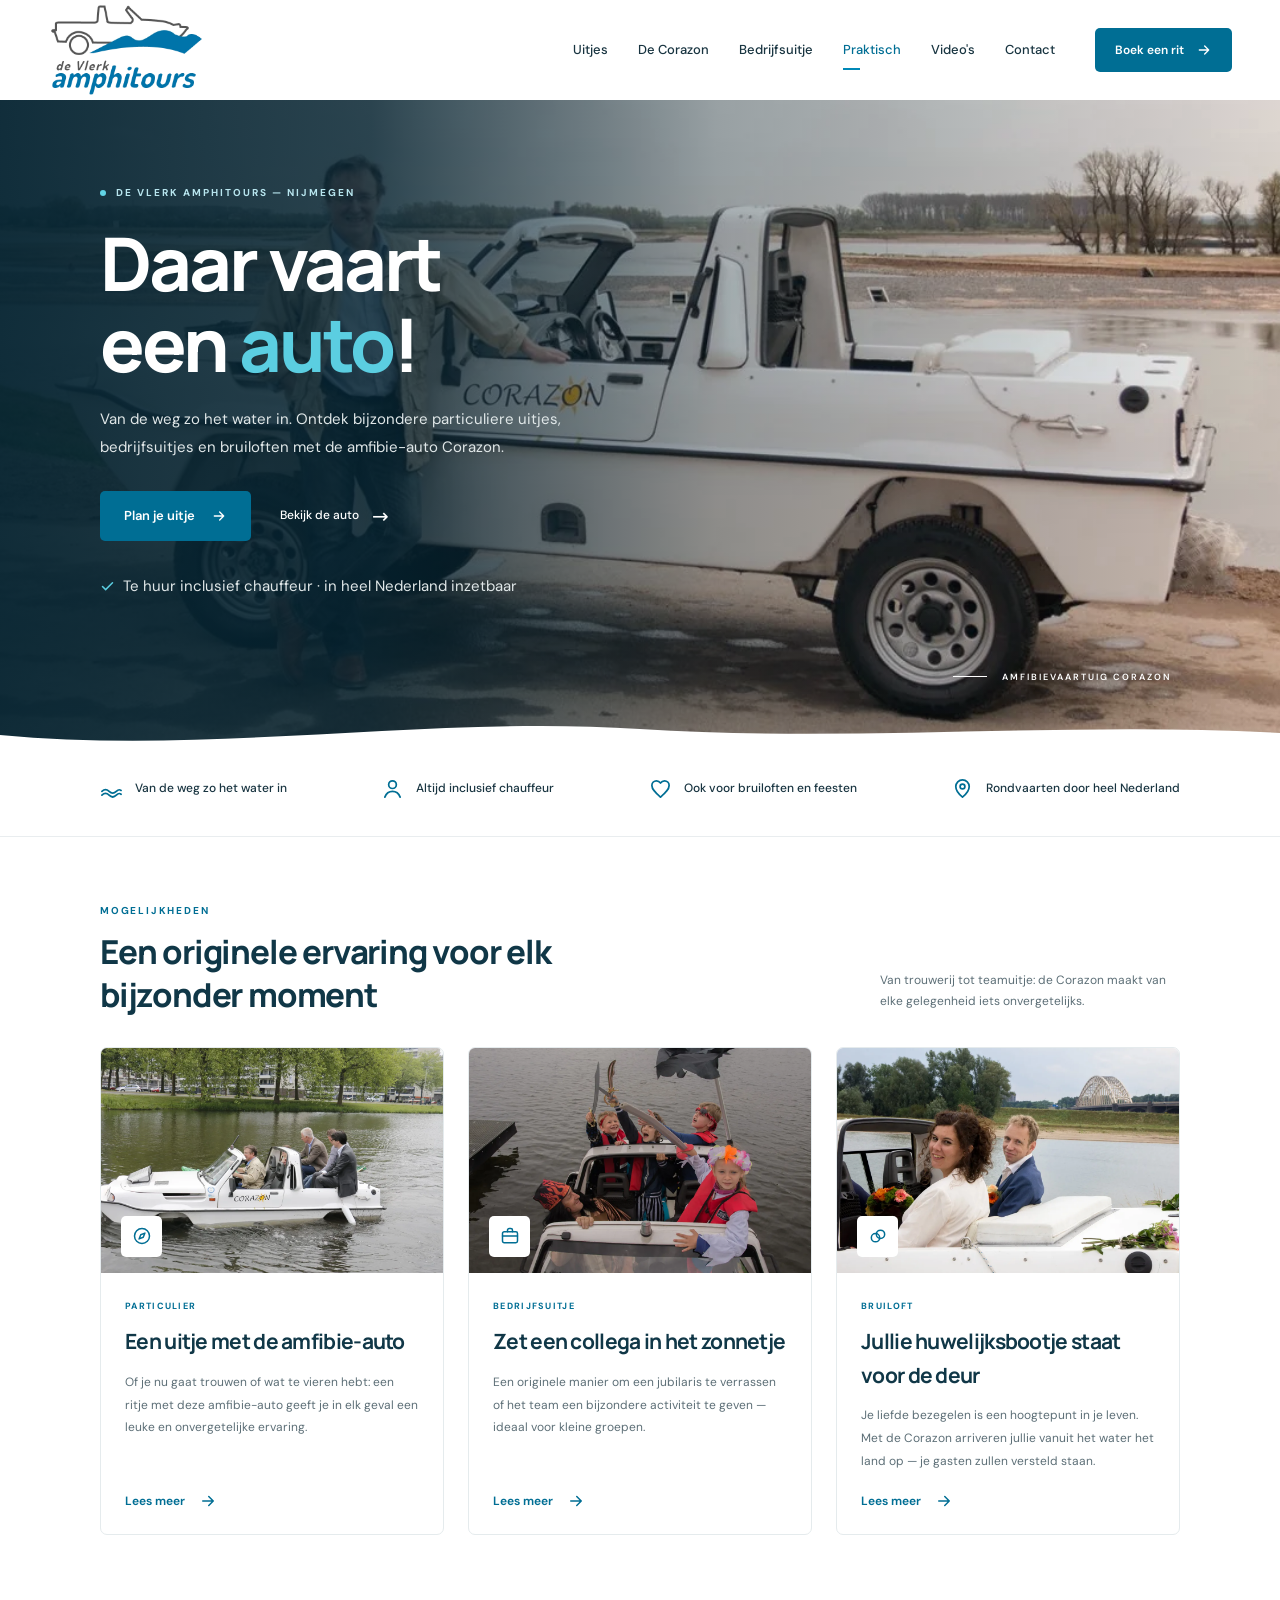
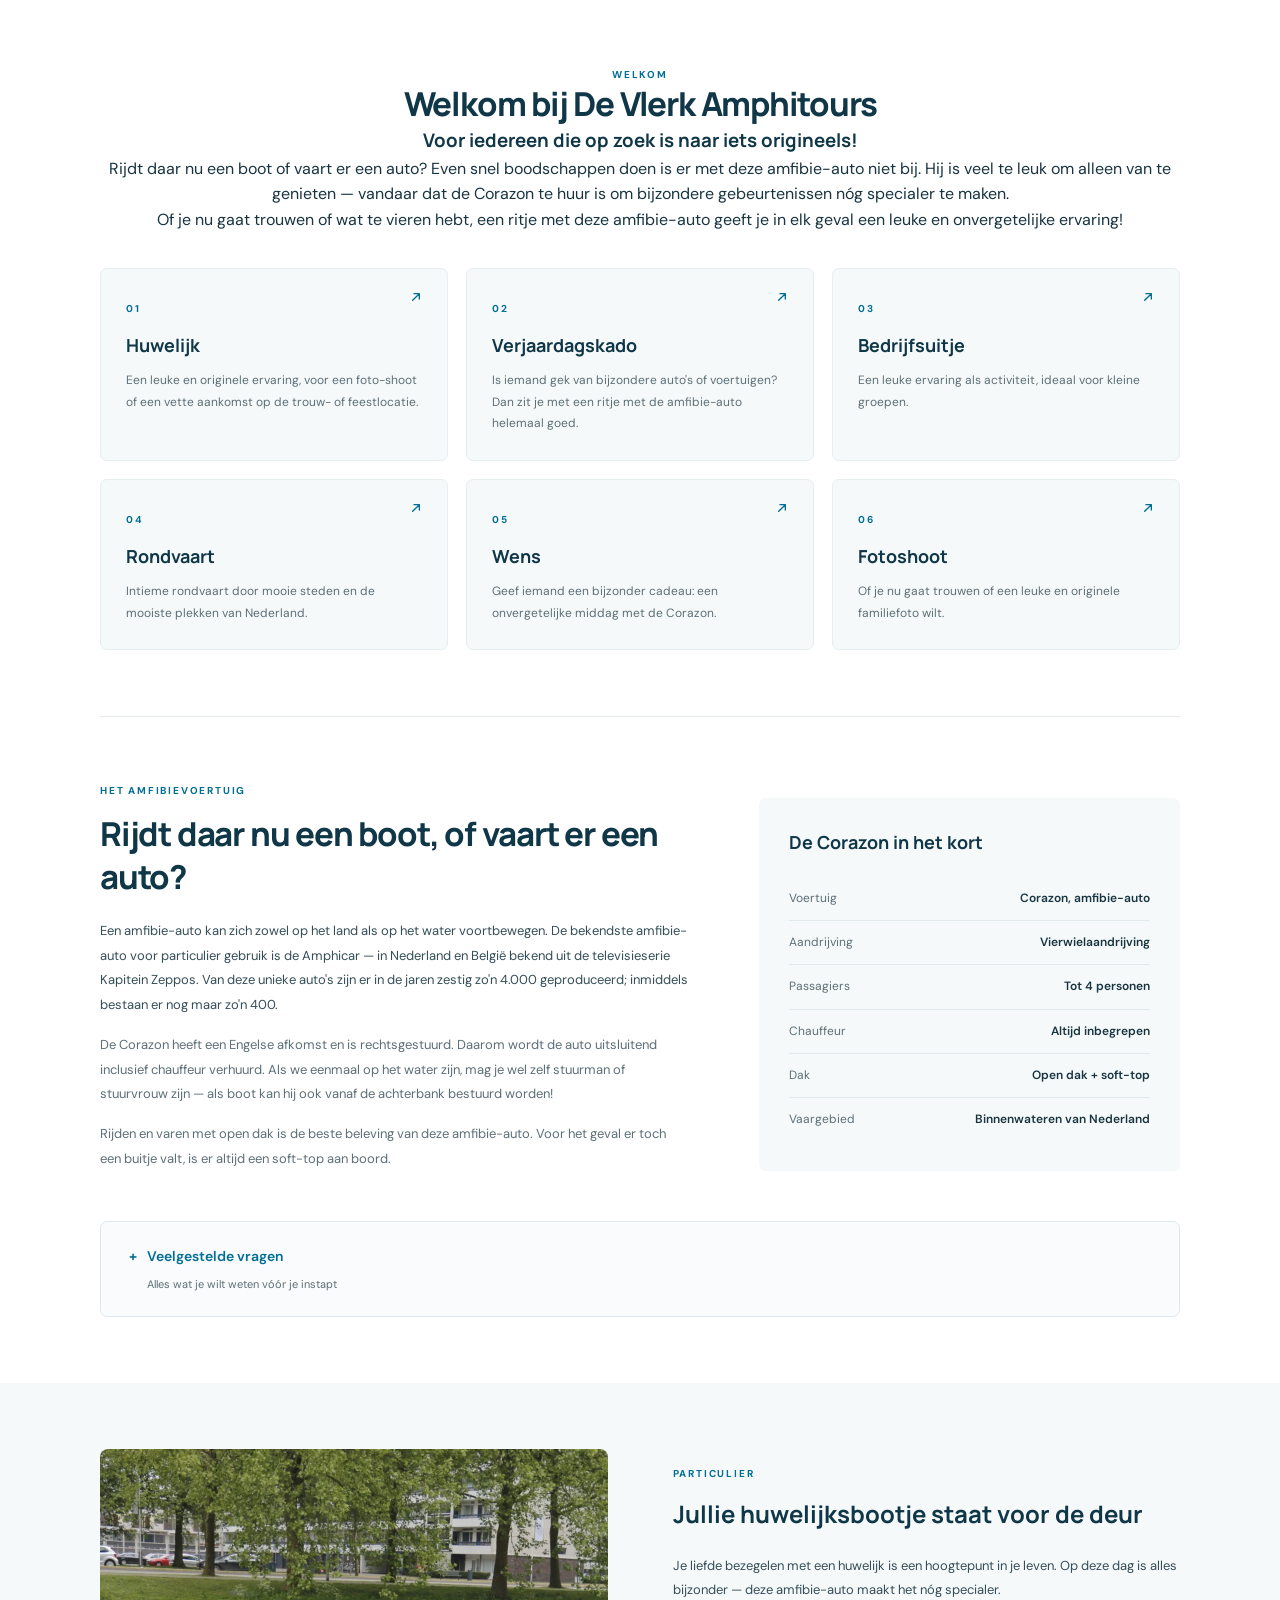
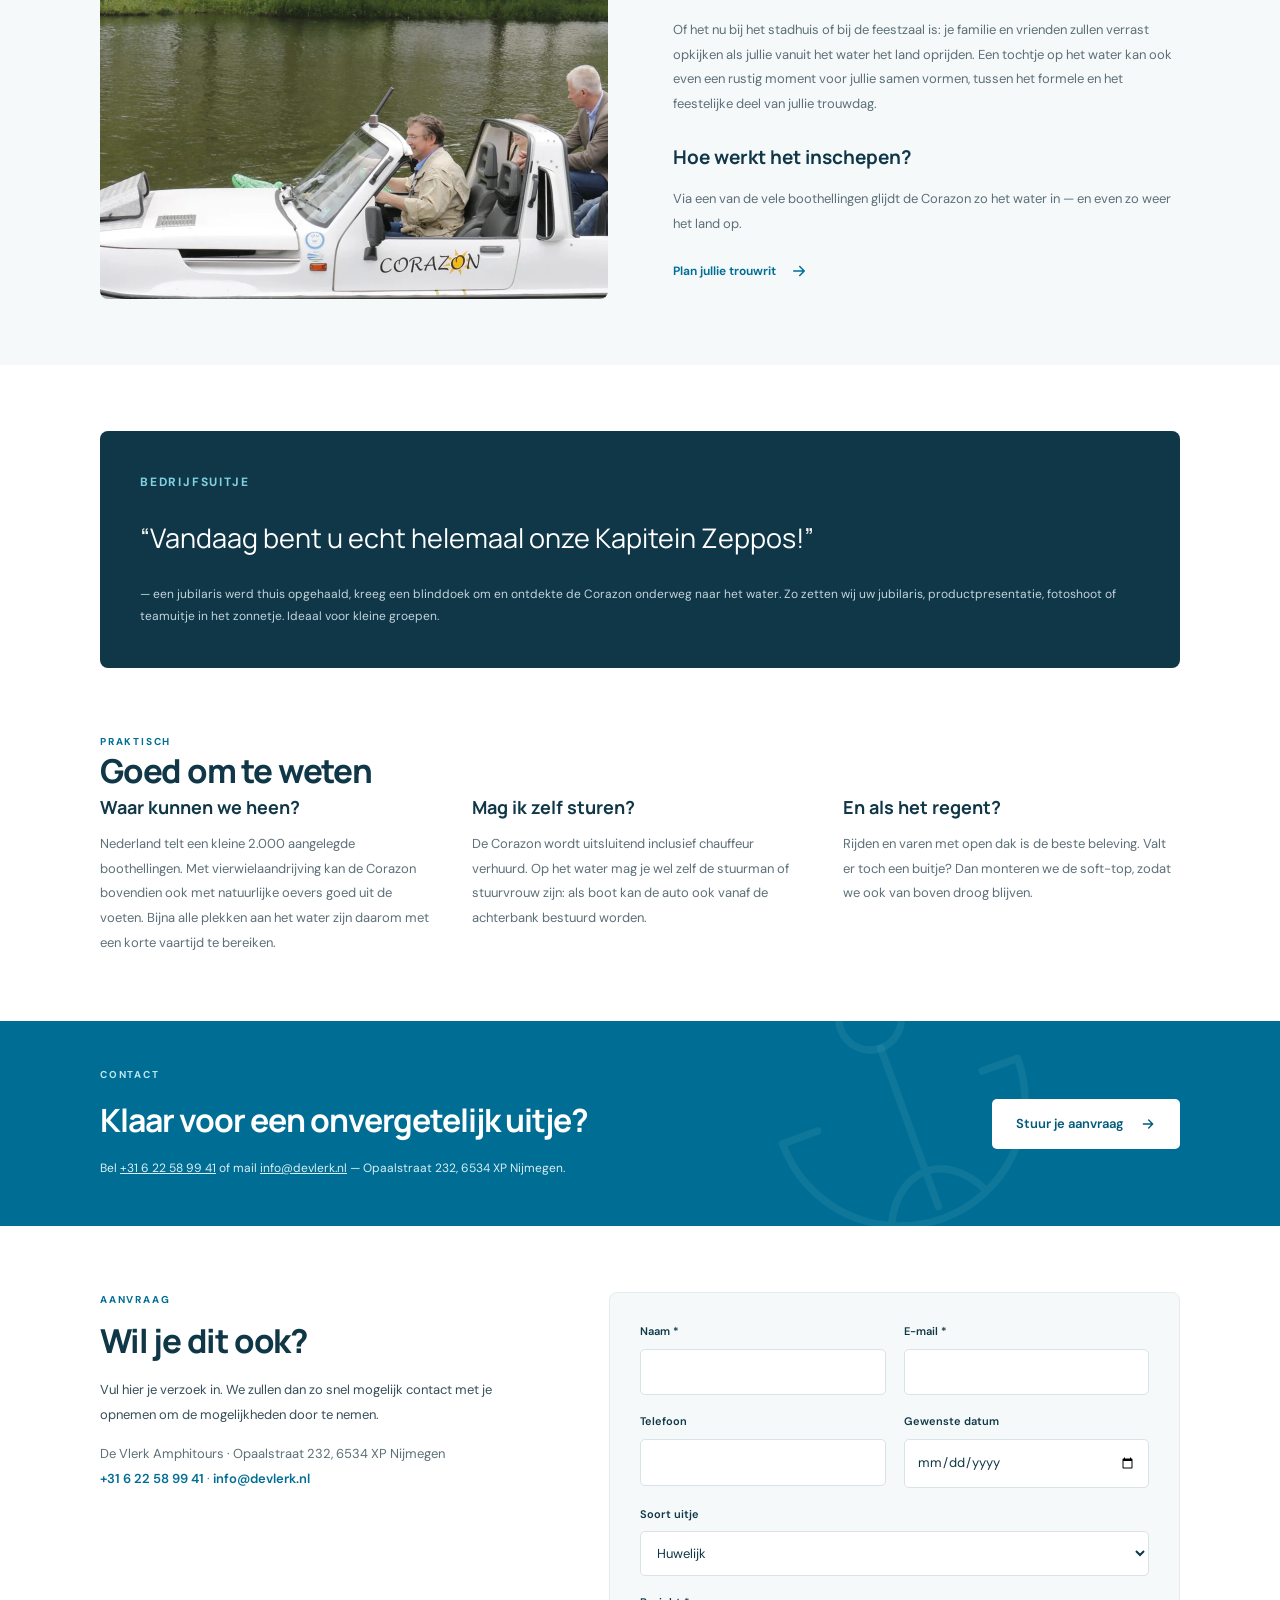
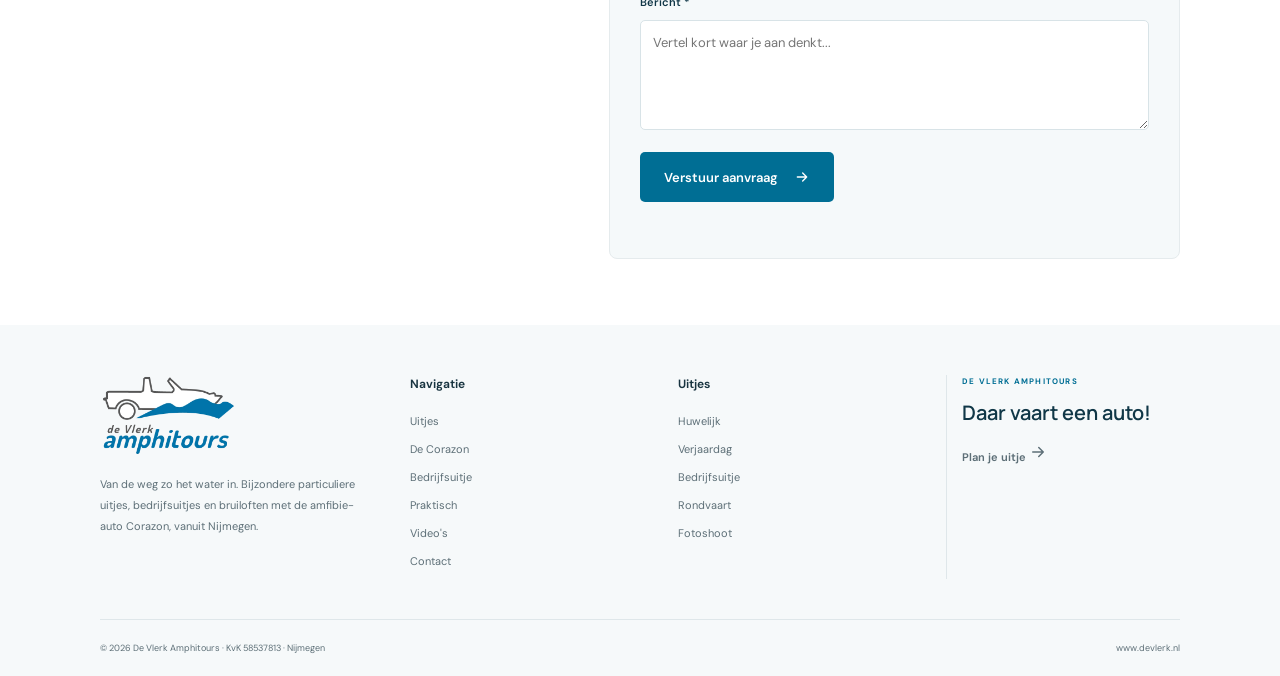
<file: index.html>
<!doctype html>
<html lang="nl">
<head>
  <meta charset="UTF-8" />
  <meta name="viewport" content="width=device-width, initial-scale=1.0" />
  <title>De Vlerk Amphitours — Daar vaart een auto!</title>
  <meta name="description" content="Van de weg zo het water in. Ontdek bijzondere particuliere uitjes, bedrijfsuitjes en bruiloften met De Vlerk Amphitours." />
  <meta name="robots" content="index, follow" />
  <link rel="canonical" href="https://bbssolutions-hosting-freemiumapps.github.io/amfibietest/" />

  <meta property="og:type" content="website" />
  <meta property="og:site_name" content="De Vlerk Amphitours" />
  <meta property="og:locale" content="nl_NL" />
  <meta property="og:url" content="https://bbssolutions-hosting-freemiumapps.github.io/amfibietest/" />
  <meta property="og:title" content="De Vlerk Amphitours — Daar vaart een auto!" />
  <meta property="og:description" content="Van de weg zo het water in. Ontdek bijzondere particuliere uitjes, bedrijfsuitjes en bruiloften met De Vlerk Amphitours." />
  <meta property="og:image" content="https://bbssolutions-hosting-freemiumapps.github.io/amfibietest/assets/img/hero.webp" />
  <meta name="twitter:card" content="summary_large_image" />
  <meta name="twitter:title" content="De Vlerk Amphitours — Daar vaart een auto!" />
  <meta name="twitter:description" content="Van de weg zo het water in. Ontdek bijzondere particuliere uitjes, bedrijfsuitjes en bruiloften met De Vlerk Amphitours." />
  <meta name="twitter:image" content="https://bbssolutions-hosting-freemiumapps.github.io/amfibietest/assets/img/hero.webp" />
  <meta name="theme-color" content="#103747" />

  <link rel="icon" type="image/svg+xml" href="favicon.svg" />
  <link rel="icon" type="image/x-icon" href="favicon.ico" sizes="any" />
  <link rel="apple-touch-icon" sizes="180x180" href="apple-touch-icon.png" />

  <link rel="preload" href="assets/fonts/manrope-latin.woff2" as="font" type="font/woff2" crossorigin />
  <link rel="preload" href="assets/fonts/dm-sans-latin.woff2" as="font" type="font/woff2" crossorigin />
  <link rel="preload" href="assets/img/hero.webp" as="image" fetchpriority="high" />
  <link rel="stylesheet" href="css/style.css" />

  <script type="application/ld+json">
  {
    "@context": "https://schema.org",
    "@type": "LocalBusiness",
    "name": "De Vlerk Amphitours",
    "description": "Van de weg zo het water in. Bijzondere particuliere uitjes, bedrijfsuitjes en bruiloften met de amfibie-auto Corazon.",
    "url": "https://bbssolutions-hosting-freemiumapps.github.io/amfibietest/",
    "telephone": "+31622589941",
    "email": "info@devlerk.nl",
    "address": {
      "@type": "PostalAddress",
      "streetAddress": "Opaalstraat 232",
      "postalCode": "6534 XP",
      "addressLocality": "Nijmegen",
      "addressCountry": "NL"
    },
    "image": "https://bbssolutions-hosting-freemiumapps.github.io/amfibietest/assets/img/hero.webp",
    "priceRange": "€€",
    "areaServed": "NL"
  }
  </script>
</head>
<body id="top">
  <a class="skip-link" href="#inhoud">Direct naar inhoud</a>

  <header class="site-header" id="site-header">
    <div class="header-inner">
      <a class="logo" href="#top" aria-label="De Vlerk Amphitours — naar boven">
        <img src="assets/img/logo.webp" width="486" height="292" alt="De Vlerk Amphitours" fetchpriority="high" />
      </a>
      <nav class="nav" id="nav" aria-label="Hoofdmenu">
        <a href="#uitjes">Uitjes</a>
        <a href="#corazon">De Corazon</a>
        <a href="#bedrijfsuitje">Bedrijfsuitje</a>
        <a href="#praktisch">Praktisch</a>
        <a href="media/">Video's</a>
        <a href="#contact">Contact</a>
      </nav>
      <a class="btn header-cta" href="#aanvraag">
        <span>Boek een rit</span>
        <svg viewBox="0 0 24 24" fill="none" stroke="currentColor" stroke-width="2" stroke-linecap="round" stroke-linejoin="round" aria-hidden="true"><path d="M5 12h14M13 6l6 6-6 6"/></svg>
      </a>
      <button class="menu-button" id="menu-button" aria-expanded="false" aria-controls="nav" aria-label="Menu openen">
        <svg viewBox="0 0 24 24" fill="none" stroke="currentColor" stroke-width="2" stroke-linecap="round" aria-hidden="true"><path d="M4 7h16M4 12h16M4 17h16"/></svg>
      </button>
    </div>
  </header>
  <div class="header-spacer" aria-hidden="true"></div>

  <main id="inhoud">
    <!-- Hero -->
    <section class="hero" aria-label="Introductie">
      <img class="hero__photo" src="assets/img/hero.webp" width="1280" height="547" alt="De amfibie-auto Corazon van De Vlerk Amphitours vaart langs de waterkant, met een chauffeur aan het stuur" fetchpriority="high" />
      <div class="hero__shade" aria-hidden="true"></div>
      <div class="container hero__inner">
        <div class="hero__content">
          <span class="hero__eyebrow"><span aria-hidden="true"></span>De Vlerk Amphitours — Nijmegen</span>
          <h1>Daar vaart<br />een <em>auto</em>!</h1>
          <p>Van de weg zo het water in. Ontdek bijzondere particuliere uitjes, bedrijfsuitjes en bruiloften met de amfibie-auto Corazon.</p>
          <div class="hero__actions">
            <a class="btn" href="#aanvraag">Plan je uitje
              <svg viewBox="0 0 24 24" fill="none" stroke="currentColor" stroke-width="2" stroke-linecap="round" stroke-linejoin="round" aria-hidden="true"><path d="M5 12h14M13 6l6 6-6 6"/></svg>
            </a>
            <a class="hero__link" href="#corazon">Bekijk de auto <span aria-hidden="true">&rarr;</span></a>
          </div>
          <p class="hero__note">
            <svg viewBox="0 0 24 24" fill="none" stroke="currentColor" stroke-width="2.4" stroke-linecap="round" stroke-linejoin="round" aria-hidden="true"><path d="M20 6L9 17l-5-5"/></svg>
            Te huur inclusief chauffeur &middot; in heel Nederland inzetbaar
          </p>
        </div>
        <p class="hero__caption"><span class="hero__caption-line" aria-hidden="true"></span>Amfibievaartuig Corazon</p>
      </div>
      <svg class="hero__wave" viewBox="0 0 1440 40" preserveAspectRatio="none" aria-hidden="true">
        <path d="M0,24 C240,44 480,4 720,18 C960,32 1200,10 1440,22 L1440,40 L0,40 Z" fill="#ffffff"/>
      </svg>
    </section>

    <!-- Benefits -->
    <section class="benefits" aria-label="Voordelen">
      <div class="container">
        <ul class="benefits__list">
          <li class="benefits__item">
            <svg viewBox="0 0 24 24" fill="none" stroke="currentColor" stroke-width="1.8" stroke-linecap="round" aria-hidden="true"><path d="M2 15c2.5-2.5 5-2.5 7.5 0s5 2.5 7.5 0 3.5-2 5-1"/><path d="M2 19c2.5-2.5 5-2.5 7.5 0s5 2.5 7.5 0 3.5-2 5-1"/></svg>
            Van de weg zo het water in
          </li>
          <li class="benefits__item">
            <svg viewBox="0 0 24 24" fill="none" stroke="currentColor" stroke-width="1.8" stroke-linecap="round" stroke-linejoin="round" aria-hidden="true"><circle cx="12" cy="8" r="4"/><path d="M4 21c1.5-4 5-6 8-6s6.5 2 8 6"/></svg>
            Altijd inclusief chauffeur
          </li>
          <li class="benefits__item">
            <svg viewBox="0 0 24 24" fill="none" stroke="currentColor" stroke-width="1.8" stroke-linecap="round" stroke-linejoin="round" aria-hidden="true"><path d="M12 21C7 16.5 3 13 3 8.8 3 6 5.2 4 7.8 4c1.7 0 3.2.9 4.2 2.3C13 4.9 14.5 4 16.2 4 18.8 4 21 6 21 8.8c0 4.2-4 7.7-9 12.2z"/></svg>
            Ook voor bruiloften en feesten
          </li>
          <li class="benefits__item">
            <svg viewBox="0 0 24 24" fill="none" stroke="currentColor" stroke-width="1.8" stroke-linecap="round" stroke-linejoin="round" aria-hidden="true"><path d="M12 21s-7-5.5-7-11a7 7 0 0 1 14 0c0 5.5-7 11-7 11z"/><circle cx="12" cy="10" r="2.5"/></svg>
            Rondvaarten door heel Nederland
          </li>
        </ul>
      </div>
    </section>

    <!-- Uitjes / cards -->
    <section class="section" id="uitjes" aria-labelledby="uitjes-titel">
      <div class="container">
        <div class="section-heading" data-reveal>
          <div>
            <span class="eyebrow">Mogelijkheden</span>
            <h2 id="uitjes-titel">Een originele ervaring voor elk bijzonder moment</h2>
          </div>
          <p>Van trouwerij tot teamuitje: de Corazon maakt van elke gelegenheid iets onvergetelijks.</p>
        </div>
        <div class="cards">
          <article class="card" data-reveal>
            <button class="card__image" type="button" data-modal="particulier" aria-label="Meer over een particulier uitje met de amfibie-auto">
              <img src="assets/img/card-particulier.webp" width="1200" height="800" alt="Vier personen varen relaxt met de amfibie-auto Corazon over het water" loading="lazy" />
              <span class="card__icon" aria-hidden="true">
                <svg viewBox="0 0 24 24" fill="none" stroke="currentColor" stroke-width="1.8" stroke-linecap="round" stroke-linejoin="round"><circle cx="12" cy="12" r="9"/><path d="M15.5 8.5l-2 5-5 2 2-5z"/></svg>
              </span>
            </button>
            <div class="card__body">
              <span class="eyebrow">Particulier</span>
              <h3>Een uitje met de amfibie-auto</h3>
              <p>Of je nu gaat trouwen of wat te vieren hebt: een ritje met deze amfibie-auto geeft je in elk geval een leuke en onvergetelijke ervaring.</p>
              <button class="text-button" type="button" data-modal="particulier">Lees meer
                <svg viewBox="0 0 24 24" fill="none" stroke="currentColor" stroke-width="2" stroke-linecap="round" stroke-linejoin="round" aria-hidden="true"><path d="M5 12h14M13 6l6 6-6 6"/></svg>
              </button>
            </div>
          </article>
          <article class="card" data-reveal>
            <button class="card__image" type="button" data-modal="bedrijfsuitje" aria-label="Meer over een bedrijfsuitje met de amfibie-auto">
              <img src="assets/img/card-bedrijfsuitje.webp" width="1200" height="800" alt="Een enthousiaste groep in piratenkostuums aan boord van de amfibie-auto op het water" loading="lazy" />
              <span class="card__icon" aria-hidden="true">
                <svg viewBox="0 0 24 24" fill="none" stroke="currentColor" stroke-width="1.8" stroke-linecap="round" stroke-linejoin="round"><rect x="3" y="7" width="18" height="13" rx="2"/><path d="M9 7V5a2 2 0 0 1 2-2h2a2 2 0 0 1 2 2v2M3 12h18"/></svg>
              </span>
            </button>
            <div class="card__body">
              <span class="eyebrow">Bedrijfsuitje</span>
              <h3>Zet een collega in het zonnetje</h3>
              <p>Een originele manier om een jubilaris te verrassen of het team een bijzondere activiteit te geven — ideaal voor kleine groepen.</p>
              <button class="text-button" type="button" data-modal="bedrijfsuitje">Lees meer
                <svg viewBox="0 0 24 24" fill="none" stroke="currentColor" stroke-width="2" stroke-linecap="round" stroke-linejoin="round" aria-hidden="true"><path d="M5 12h14M13 6l6 6-6 6"/></svg>
              </button>
            </div>
          </article>
          <article class="card" data-reveal>
            <button class="card__image" type="button" data-modal="bruiloft" aria-label="Meer over trouwen met de amfibie-auto">
              <img src="assets/img/card-bruiloft.webp" width="1200" height="800" alt="Een bruidspaar in de amfibie-auto Corazon, varend onder een brug door" loading="lazy" />
              <span class="card__icon" aria-hidden="true">
                <svg viewBox="0 0 24 24" fill="none" stroke="currentColor" stroke-width="1.8" stroke-linecap="round" stroke-linejoin="round"><circle cx="9" cy="14" r="5"/><circle cx="15" cy="10" r="5"/></svg>
              </span>
            </button>
            <div class="card__body">
              <span class="eyebrow">Bruiloft</span>
              <h3>Jullie huwelijksbootje staat voor de deur</h3>
              <p>Je liefde bezegelen is een hoogtepunt in je leven. Met de Corazon arriveren jullie vanuit het water het land op — je gasten zullen versteld staan.</p>
              <button class="text-button" type="button" data-modal="bruiloft">Lees meer
                <svg viewBox="0 0 24 24" fill="none" stroke="currentColor" stroke-width="2" stroke-linecap="round" stroke-linejoin="round" aria-hidden="true"><path d="M5 12h14M13 6l6 6-6 6"/></svg>
              </button>
            </div>
          </article>
        </div>
      </div>
    </section>

    <!-- Welkom / gelegenheden -->
    <section class="section welcome" id="welkom" aria-labelledby="welkom-titel">
      <div class="container">
        <div data-reveal>
          <span class="eyebrow">Welkom</span>
          <h2 id="welkom-titel">Welkom bij De Vlerk Amphitours</h2>
          <h3>Voor iedereen die op zoek is naar iets origineels!</h3>
          <p>Rijdt daar nu een boot of vaart er een auto? Even snel boodschappen doen is er met deze amfibie-auto niet bij. Hij is veel te leuk om alleen van te genieten — vandaar dat de Corazon te huur is om bijzondere gebeurtenissen n&oacute;g specialer te maken.</p>
          <p>Of je nu gaat trouwen of wat te vieren hebt, een ritje met deze amfibie-auto geeft je in elk geval een leuke en onvergetelijke ervaring!</p>
        </div>
        <div class="occasion-grid">
          <article class="occasion" data-reveal>
            <span class="occasion__number">01</span>
            <span class="occasion__arrow" aria-hidden="true"><svg viewBox="0 0 24 24" fill="none" stroke="currentColor" stroke-width="2" stroke-linecap="round" stroke-linejoin="round"><path d="M7 17L17 7M9 7h8v8"/></svg></span>
            <h3>Huwelijk</h3>
            <p>Een leuke en originele ervaring, voor een foto-shoot of een vette aankomst op de trouw- of feestlocatie.</p>
          </article>
          <article class="occasion" data-reveal>
            <span class="occasion__number">02</span>
            <span class="occasion__arrow" aria-hidden="true"><svg viewBox="0 0 24 24" fill="none" stroke="currentColor" stroke-width="2" stroke-linecap="round" stroke-linejoin="round"><path d="M7 17L17 7M9 7h8v8"/></svg></span>
            <h3>Verjaardagskado</h3>
            <p>Is iemand gek van bijzondere auto's of voertuigen? Dan zit je met een ritje met de amfibie-auto helemaal goed.</p>
          </article>
          <article class="occasion" data-reveal>
            <span class="occasion__number">03</span>
            <span class="occasion__arrow" aria-hidden="true"><svg viewBox="0 0 24 24" fill="none" stroke="currentColor" stroke-width="2" stroke-linecap="round" stroke-linejoin="round"><path d="M7 17L17 7M9 7h8v8"/></svg></span>
            <h3>Bedrijfsuitje</h3>
            <p>Een leuke ervaring als activiteit, ideaal voor kleine groepen.</p>
          </article>
          <article class="occasion" data-reveal>
            <span class="occasion__number">04</span>
            <span class="occasion__arrow" aria-hidden="true"><svg viewBox="0 0 24 24" fill="none" stroke="currentColor" stroke-width="2" stroke-linecap="round" stroke-linejoin="round"><path d="M7 17L17 7M9 7h8v8"/></svg></span>
            <h3>Rondvaart</h3>
            <p>Intieme rondvaart door mooie steden en de mooiste plekken van Nederland.</p>
          </article>
          <article class="occasion" data-reveal>
            <span class="occasion__number">05</span>
            <span class="occasion__arrow" aria-hidden="true"><svg viewBox="0 0 24 24" fill="none" stroke="currentColor" stroke-width="2" stroke-linecap="round" stroke-linejoin="round"><path d="M7 17L17 7M9 7h8v8"/></svg></span>
            <h3>Wens</h3>
            <p>Geef iemand een bijzonder cadeau: een onvergetelijke middag met de Corazon.</p>
          </article>
          <article class="occasion" data-reveal>
            <span class="occasion__number">06</span>
            <span class="occasion__arrow" aria-hidden="true"><svg viewBox="0 0 24 24" fill="none" stroke="currentColor" stroke-width="2" stroke-linecap="round" stroke-linejoin="round"><path d="M7 17L17 7M9 7h8v8"/></svg></span>
            <h3>Fotoshoot</h3>
            <p>Of je nu gaat trouwen of een leuke en originele familiefoto wilt.</p>
          </article>
        </div>
      </div>
    </section>

    <!-- De Corazon / verhaal -->
    <section class="section section--flush" id="corazon" aria-labelledby="corazon-titel">
      <div class="container">
        <div class="story-section">
          <div data-reveal>
            <span class="eyebrow">Het amfibievoertuig</span>
            <h2 id="corazon-titel">Rijdt daar nu een boot, of vaart er een auto?</h2>
            <p>Een amfibie-auto kan zich zowel op het land als op het water voortbewegen. De bekendste amfibie-auto voor particulier gebruik is de Amphicar — in Nederland en Belgi&euml; bekend uit de televisieserie Kapitein Zeppos. Van deze unieke auto's zijn er in de jaren zestig zo'n 4.000 geproduceerd; inmiddels bestaan er nog maar zo'n 400.</p>
            <p>De Corazon heeft een Engelse afkomst en is rechtsgestuurd. Daarom wordt de auto uitsluitend inclusief chauffeur verhuurd. Als we eenmaal op het water zijn, mag je wel zelf stuurman of stuurvrouw zijn — als boot kan hij ook vanaf de achterbank bestuurd worden!</p>
            <p>Rijden en varen met open dak is de beste beleving van deze amfibie-auto. Voor het geval er toch een buitje valt, is er altijd een soft-top aan boord.</p>
          </div>
          <aside class="vehicle-facts" data-reveal aria-label="Feiten over de Corazon">
            <h3>De Corazon in het kort</h3>
            <dl>
              <div><dt>Voertuig</dt><dd>Corazon, amfibie-auto</dd></div>
              <div><dt>Aandrijving</dt><dd>Vierwielaandrijving</dd></div>
              <div><dt>Passagiers</dt><dd>Tot 4 personen</dd></div>
              <div><dt>Chauffeur</dt><dd>Altijd inbegrepen</dd></div>
              <div><dt>Dak</dt><dd>Open dak + soft-top</dd></div>
              <div><dt>Vaargebied</dt><dd>Binnenwateren van Nederland</dd></div>
            </dl>
          </aside>
          <details class="wide-detail" data-reveal>
            <summary>Veelgestelde vragen<span>Alles wat je wilt weten v&oacute;&oacute;r je instapt</span></summary>
            <div>
              <h3>Kan ik zelf rijden?</h3>
              <p>De Corazon wordt uitsluitend inclusief chauffeur verhuurd: een amfibie-auto is een vernuftig stuk techniek met veel knoppen en hendels. Op het water mag je wel zelf de stuurman of stuurvrouw zijn.</p>
              <h3>Waar kunnen we naartoe?</h3>
              <p>Nederland is een waterrijk land met een kleine 2.000 aangelegde boothellingen. Door de vierwielaandrijving kan de Corazon bovendien ook met natuurlijke oevers goed uit de voeten. Bijna alle plekken aan het water zijn daardoor met een korte vaartijd te bereiken.</p>
              <h3>Wat kost een rit?</h3>
              <p>[Prijs in overleg — neem contact op via het aanvraagformulier of bel +31 6 22 58 99 41.]</p>
            </div>
          </details>
        </div>
      </div>
    </section>

    <!-- Editorial band: particulier / huwelijk -->
    <section class="editorial-band" aria-labelledby="huwelijk-titel">
      <div class="container">
        <div class="editorial">
          <img class="editorial__image" src="assets/img/editorial.webp" width="1200" height="900" alt="De amfibie-auto Corazon vaart over rustig water langs een bewoonde oever" loading="lazy" data-reveal />
          <div data-reveal>
            <span class="eyebrow">Particulier</span>
            <h2 id="huwelijk-titel">Jullie huwelijksbootje staat voor de deur</h2>
            <p>Je liefde bezegelen met een huwelijk is een hoogtepunt in je leven. Op deze dag is alles bijzonder — deze amfibie-auto maakt het n&oacute;g specialer.</p>
            <p>Of het nu bij het stadhuis of bij de feestzaal is: je familie en vrienden zullen verrast opkijken als jullie vanuit het water het land oprijden. Een tochtje op het water kan ook even een rustig moment voor jullie samen vormen, tussen het formele en het feestelijke deel van jullie trouwdag.</p>
            <h3>Hoe werkt het inschepen?</h3>
            <p>Via een van de vele boothellingen glijdt de Corazon zo het water in — en even zo weer het land op.</p>
            <a class="text-button" href="#aanvraag">Plan jullie trouwrit
              <svg viewBox="0 0 24 24" fill="none" stroke="currentColor" stroke-width="2" stroke-linecap="round" stroke-linejoin="round" aria-hidden="true"><path d="M5 12h14M13 6l6 6-6 6"/></svg>
            </a>
          </div>
        </div>
      </div>
    </section>

    <!-- Bedrijfsuitje quote -->
    <section class="section corporate" id="bedrijfsuitje" aria-label="Bedrijfsuitje">
      <div class="container">
        <blockquote data-reveal>
          <span class="eyebrow">Bedrijfsuitje</span>
          <p>&ldquo;Vandaag bent u echt helemaal onze Kapitein Zeppos!&rdquo;</p>
          <span>— een jubilaris werd thuis opgehaald, kreeg een blinddoek om en ontdekte de Corazon onderweg naar het water. Zo zetten wij uw jubilaris, productpresentatie, fotoshoot of teamuitje in het zonnetje. Ideaal voor kleine groepen.</span>
        </blockquote>
      </div>
    </section>

    <!-- Praktisch -->
    <section class="section section--flush practical" id="praktisch" aria-labelledby="praktisch-titel">
      <div class="container">
        <span class="eyebrow">Praktisch</span>
        <h2 id="praktisch-titel">Goed om te weten</h2>
        <div class="practical-grid">
          <div data-reveal>
            <h3>Waar kunnen we heen?</h3>
            <p>Nederland telt een kleine 2.000 aangelegde boothellingen. Met vierwielaandrijving kan de Corazon bovendien ook met natuurlijke oevers goed uit de voeten. Bijna alle plekken aan het water zijn daarom met een korte vaartijd te bereiken.</p>
          </div>
          <div data-reveal>
            <h3>Mag ik zelf sturen?</h3>
            <p>De Corazon wordt uitsluitend inclusief chauffeur verhuurd. Op het water mag je wel zelf de stuurman of stuurvrouw zijn: als boot kan de auto ook vanaf de achterbank bestuurd worden.</p>
          </div>
          <div data-reveal>
            <h3>En als het regent?</h3>
            <p>Rijden en varen met open dak is de beste beleving. Valt er toch een buitje? Dan monteren we de soft-top, zodat we ook van boven droog blijven.</p>
          </div>
        </div>
      </div>
    </section>

    <!-- Contact banner -->
    <section class="contact-banner" id="contact" aria-labelledby="contact-titel">
      <svg class="banner-decoration" viewBox="0 0 24 24" fill="none" stroke="currentColor" stroke-width="0.6" stroke-linecap="round" stroke-linejoin="round" aria-hidden="true"><circle cx="12" cy="5" r="2.5"/><path d="M12 7.5V21M5 12H2a10 10 0 0 0 20 0h-3M8 21c1-2 2.5-3 4-3s3 1 4 3"/></svg>
      <div class="container contact-banner__inner">
        <div data-reveal>
          <span class="eyebrow">Contact</span>
          <h2 id="contact-titel">Klaar voor een onvergetelijk uitje?</h2>
          <p>Bel <a href="tel:+31622589941">+31 6 22 58 99 41</a> of mail <a href="mailto:info@devlerk.nl">info@devlerk.nl</a> — Opaalstraat 232, 6534 XP Nijmegen.</p>
        </div>
        <a class="btn btn--white" href="#aanvraag" data-reveal>Stuur je aanvraag
          <svg viewBox="0 0 24 24" fill="none" stroke="currentColor" stroke-width="2" stroke-linecap="round" stroke-linejoin="round" aria-hidden="true"><path d="M5 12h14M13 6l6 6-6 6"/></svg>
        </a>
      </div>
    </section>

    <!-- Aanvraagformulier -->
    <section class="section" id="aanvraag" aria-labelledby="aanvraag-titel">
      <div class="container">
        <div class="request-section">
          <div class="request-intro" data-reveal>
            <span class="eyebrow">Aanvraag</span>
            <h2 id="aanvraag-titel">Wil je dit ook?</h2>
            <p>Vul hier je verzoek in. We zullen dan zo snel mogelijk contact met je opnemen om de mogelijkheden door te nemen.</p>
            <p class="request-contact">
              De Vlerk Amphitours &middot; Opaalstraat 232, 6534 XP Nijmegen<br />
              <a href="tel:+31622589941">+31 6 22 58 99 41</a> &middot; <a href="mailto:info@devlerk.nl">info@devlerk.nl</a>
            </p>
          </div>
          <form class="request-form" id="aanvraag-form" data-reveal novalidate>
            <div class="form-grid">
              <div class="form-field">
                <label for="f-naam">Naam *</label>
                <input id="f-naam" name="naam" type="text" autocomplete="name" required />
              </div>
              <div class="form-field">
                <label for="f-email">E-mail *</label>
                <input id="f-email" name="email" type="email" autocomplete="email" required />
              </div>
              <div class="form-field">
                <label for="f-tel">Telefoon</label>
                <input id="f-tel" name="telefoon" type="tel" autocomplete="tel" />
              </div>
              <div class="form-field">
                <label for="f-datum">Gewenste datum</label>
                <input id="f-datum" name="datum" type="date" />
              </div>
              <div class="form-field form-field--full">
                <label for="f-soort">Soort uitje</label>
                <select id="f-soort" name="soort">
                  <option>Huwelijk</option>
                  <option>Verjaardag</option>
                  <option>Bedrijfsuitje</option>
                  <option>Rondvaart</option>
                  <option>Fotoshoot</option>
                  <option>Een bijzondere wens</option>
                  <option>Anders</option>
                </select>
              </div>
              <div class="form-field form-field--full">
                <label for="f-bericht">Bericht *</label>
                <textarea id="f-bericht" name="bericht" required placeholder="Vertel kort waar je aan denkt..."></textarea>
              </div>
            </div>
            <button class="btn" type="submit">Verstuur aanvraag
              <svg viewBox="0 0 24 24" fill="none" stroke="currentColor" stroke-width="2" stroke-linecap="round" stroke-linejoin="round" aria-hidden="true"><path d="M5 12h14M13 6l6 6-6 6"/></svg>
            </button>
            <p class="form-status" id="form-status" role="status" aria-live="polite"></p>
            <noscript><p class="form-noscript">Zonder JavaScript kun je je aanvraag mailen naar info@devlerk.nl.</p></noscript>
          </form>
        </div>
      </div>
    </section>
  </main>

  <footer class="site-footer">
    <div class="container">
      <div class="footer-grid">
        <div class="footer-brand">
          <a class="logo" href="#top" aria-label="De Vlerk Amphitours — naar boven">
            <img src="assets/img/logo.webp" width="486" height="292" alt="De Vlerk Amphitours" loading="lazy" />
          </a>
          <p>Van de weg zo het water in. Bijzondere particuliere uitjes, bedrijfsuitjes en bruiloften met de amfibie-auto Corazon, vanuit Nijmegen.</p>
        </div>
        <nav class="footer-col" aria-label="Navigatie">
          <h4>Navigatie</h4>
          <a href="#uitjes">Uitjes</a>
          <a href="#corazon">De Corazon</a>
          <a href="#bedrijfsuitje">Bedrijfsuitje</a>
          <a href="#praktisch">Praktisch</a>
          <a href="media/">Video's</a>
          <a href="#contact">Contact</a>
        </nav>
        <div class="footer-col">
          <h4>Uitjes</h4>
          <a href="#welkom">Huwelijk</a>
          <a href="#welkom">Verjaardag</a>
          <a href="#welkom">Bedrijfsuitje</a>
          <a href="#welkom">Rondvaart</a>
          <a href="#welkom">Fotoshoot</a>
        </div>
        <div class="footer-col footer-end">
          <span class="eyebrow">De Vlerk Amphitours</span>
          <p>Daar vaart een auto!</p>
          <a class="text-button" href="#aanvraag">Plan je uitje
            <svg viewBox="0 0 24 24" fill="none" stroke="currentColor" stroke-width="2" stroke-linecap="round" stroke-linejoin="round" aria-hidden="true"><path d="M5 12h14M13 6l6 6-6 6"/></svg>
          </a>
        </div>
      </div>
      <div class="footer-bottom">
        <span>&copy; <span id="jaar">2025</span> De Vlerk Amphitours &middot; KvK 58537813 &middot; Nijmegen</span>
        <a href="https://www.devlerk.nl" rel="noopener">www.devlerk.nl</a>
      </div>
    </div>
  </footer>

  <!-- Modal -->
  <div class="modal-backdrop" id="modal-backdrop" hidden>
    <div class="modal" role="dialog" aria-modal="true" aria-labelledby="modal-title">
      <button class="modal-close" id="modal-close" type="button" aria-label="Sluiten">
        <svg viewBox="0 0 24 24" fill="none" stroke="currentColor" stroke-width="2.4" stroke-linecap="round" aria-hidden="true"><path d="M6 6l12 12M18 6L6 18"/></svg>
      </button>
      <img id="modal-img" src="assets/img/card-particulier.webp" width="1200" height="800" alt="" loading="lazy" />
      <div class="modal-body">
        <span class="eyebrow" id="modal-eyebrow">Particulier</span>
        <h2 id="modal-title"></h2>
        <div id="modal-text"></div>
        <a class="btn" href="#aanvraag" id="modal-cta">Plan dit uitje
          <svg viewBox="0 0 24 24" fill="none" stroke="currentColor" stroke-width="2" stroke-linecap="round" stroke-linejoin="round" aria-hidden="true"><path d="M5 12h14M13 6l6 6-6 6"/></svg>
        </a>
      </div>
    </div>
  </div>

  <script src="js/main.js" defer></script>
</body>
</html>
</file>
<file: css/style.css>
/* ============================================================
   De Vlerk Amphitours — design tokens & components
   ============================================================ */
@font-face {
  font-family: 'DM Sans';
  font-style: normal;
  font-weight: 100 1000;
  font-display: swap;
  src: url('../assets/fonts/dm-sans-latin.woff2') format('woff2');
  unicode-range: U+0000-00FF, U+0131, U+0152-0153, U+02BB-02BC, U+02C6, U+02DA, U+02DC, U+0304, U+0308, U+0329, U+2000-206F, U+20AC, U+2122, U+2191, U+2193, U+2212, U+2215, U+FEFF, U+FFFD;
}
@font-face {
  font-family: 'DM Sans';
  font-style: normal;
  font-weight: 100 1000;
  font-display: swap;
  src: url('../assets/fonts/dm-sans-latin-ext.woff2') format('woff2');
  unicode-range: U+0100-02BA, U+02BD-02C5, U+02C7-02CC, U+02CE-02D7, U+02DD-02FF, U+0304, U+0308, U+0329, U+1D00-1DBF, U+1E00-1E9F, U+1EF2-1EFF, U+2020, U+20A0-20AB, U+20AD-20C0, U+2113, U+2C60-2C7F, U+A720-A7FF;
}
@font-face {
  font-family: 'Manrope';
  font-style: normal;
  font-weight: 200 800;
  font-display: swap;
  src: url('../assets/fonts/manrope-latin.woff2') format('woff2');
  unicode-range: U+0000-00FF, U+0131, U+0152-0153, U+02BB-02BC, U+02C6, U+02DA, U+02DC, U+0304, U+0308, U+0329, U+2000-206F, U+20AC, U+2122, U+2191, U+2193, U+2212, U+2215, U+FEFF, U+FFFD;
}
@font-face {
  font-family: 'Manrope';
  font-style: normal;
  font-weight: 200 800;
  font-display: swap;
  src: url('../assets/fonts/manrope-latin-ext.woff2') format('woff2');
  unicode-range: U+0100-02BA, U+02BD-02C5, U+02C7-02CC, U+02CE-02D7, U+02DD-02FF, U+0304, U+0308, U+0329, U+1D00-1DBF, U+1E00-1E9F, U+1EF2-1EFF, U+2020, U+20A0-20AB, U+20AD-20C0, U+2113, U+2C60-2C7F, U+A720-A7FF;
}

:root {
  --blue: #0088b7;
  --blue-deep: #006e94;
  --blue-deep-dark: #005a7a;
  --cyan: #5bcee1;
  --cyan-soft: #b8e6ef;
  --navy: #103747;
  --navy-deep: #062533;
  --ink: #183440;
  --muted: #5d6f77;
  --line: #e5ebed;
  --bg: #ffffff;
  --bg-soft: #f5f9fa;
  --bg-softer: #f9fbfc;
  --focus: #36bdde;
  --font-body: 'DM Sans', system-ui, -apple-system, 'Segoe UI', sans-serif;
  --font-display: 'Manrope', 'DM Sans', system-ui, sans-serif;
  --radius: 7px;
  --radius-lg: 12px;
  --container: 1160px;
  --header-h: 100px;
  --shadow-card: 0 12px 30px rgba(22, 63, 78, 0.07);
  --shadow-pop: 0 20px 80px rgba(0, 0, 0, 0.25);
  --ease: cubic-bezier(0.22, 0.61, 0.36, 1);
}

/* ---------- Reset & base ---------- */
*, *::before, *::after { box-sizing: border-box; }
html {
  scroll-behavior: smooth;
  scroll-padding-top: calc(var(--header-h) + 16px);
  -webkit-text-size-adjust: 100%;
}
body {
  margin: 0;
  font-family: var(--font-body);
  font-weight: 400;
  font-size: 16px;
  line-height: 1.6;
  color: var(--ink);
  background: var(--bg);
  font-synthesis: none;
}
h1, h2, h3, h4, p { margin: 0; }
h1, h2, h3 { font-family: var(--font-display); color: var(--navy); }
img { display: block; max-width: 100%; height: auto; }
a { color: inherit; text-decoration: none; }
button { font: inherit; cursor: pointer; border: 0; background: none; color: inherit; -webkit-tap-highlight-color: transparent; }
a, button { -webkit-tap-highlight-color: transparent; }
a:focus-visible, button:focus-visible, summary:focus-visible, input:focus-visible, select:focus-visible, textarea:focus-visible {
  outline: 3px solid var(--focus);
  outline-offset: 3px;
  border-radius: 4px;
}
::selection { background: var(--cyan); color: var(--navy-deep); }

.container {
  max-width: var(--container);
  margin-inline: auto;
  padding-inline: clamp(20px, 5vw, 40px);
}

.skip-link {
  position: fixed;
  top: 10px;
  left: 10px;
  z-index: 100;
  transform: translateY(-200%);
  background: var(--navy);
  color: #fff;
  font-weight: 600;
  font-size: 14px;
  padding: 10px 16px;
  border-radius: 6px;
  transition: transform 0.2s var(--ease);
}
.skip-link:focus-visible { transform: translateY(0); }

.eyebrow {
  display: block;
  font-size: 10px;
  font-weight: 700;
  letter-spacing: 1.8px;
  text-transform: uppercase;
  color: var(--blue-deep);
}

/* ---------- Buttons ---------- */
.btn {
  display: inline-flex;
  align-items: center;
  justify-content: center;
  gap: 16px;
  background: var(--blue-deep);
  color: #fff;
  border-radius: 5px;
  padding: 17px 24px;
  font-weight: 600;
  font-size: 13px;
  line-height: 1;
  transition: background 0.2s var(--ease), transform 0.2s var(--ease);
}
.btn:hover { background: var(--blue-deep-dark); transform: translateY(-2px); }
.btn svg { width: 16px; height: 16px; }
.btn--white { background: #fff; color: var(--blue-deep-dark); }
.btn--white:hover { background: #e0f6fa; }

.text-button {
  display: inline-flex;
  align-items: center;
  gap: 14px;
  color: var(--blue-deep);
  font-size: 12px;
  font-weight: 650;
  padding: 0;
  transition: gap 0.2s var(--ease);
}
.text-button svg { width: 18px; height: 18px; flex-shrink: 0; }
.text-button:hover { gap: 20px; }

/* ---------- Header ---------- */
.header-spacer { height: var(--header-h); }
.site-header {
  position: fixed;
  top: 0; left: 0; right: 0;
  z-index: 30;
  background: #fff;
  transition: height 0.2s var(--ease), box-shadow 0.2s var(--ease);
}
.header-inner {
  max-width: 1300px;
  margin-inline: auto;
  height: var(--header-h);
  padding-inline: clamp(20px, 4vw, 48px);
  display: flex;
  align-items: center;
  gap: 40px;
  transition: height 0.2s var(--ease);
}
.logo { display: block; width: 155px; flex-shrink: 0; }
.logo img { width: 100%; height: auto; object-fit: contain; }
.nav { display: flex; align-items: center; gap: 30px; margin-left: auto; font-size: 13px; font-weight: 500; }
.nav a { padding: 15px 0; position: relative; white-space: nowrap; }
.nav a:hover, .nav a.active { color: var(--blue-deep); }
.nav a.active::after {
  content: '';
  position: absolute;
  bottom: 5px; left: 0;
  width: 17px; height: 2px;
  background: var(--blue);
}
.header-cta { padding: 14px 20px; font-size: 12px; gap: 12px; flex-shrink: 0; }
.menu-button { display: none; padding: 8px; color: var(--navy); }
.menu-button svg { width: 24px; height: 24px; display: block; }

.site-header.header-scrolled { box-shadow: 0 3px 18px rgba(16, 55, 71, 0.07); }
.site-header.header-scrolled .header-inner { height: 64px; justify-content: center; }
.site-header.header-scrolled .logo,
.site-header.header-scrolled .header-cta,
.site-header.header-scrolled .menu-button { display: none; }
.site-header.header-scrolled .nav {
  position: static;
  margin: 0;
  gap: 30px;
  background: none;
  box-shadow: none;
  padding: 0;
  flex-direction: row;
}

/* ---------- Hero ---------- */
.hero {
  position: relative;
  height: clamp(540px, 74vh, 650px);
  overflow: hidden;
  background: var(--navy-deep);
  color: #fff;
}
.hero__photo {
  position: absolute;
  inset: 0;
  width: 100%;
  height: 100%;
  object-fit: cover;
  object-position: center 62%;
}
.hero__shade {
  position: absolute;
  inset: 0;
  background: linear-gradient(90deg, rgba(6, 37, 51, 0.95) 0%, rgba(6, 37, 51, 0.83) 29%, rgba(6, 37, 51, 0.35) 56%, rgba(6, 37, 51, 0.03) 100%);
}
.hero__inner { position: relative; height: 100%; }
.hero__content { position: absolute; top: clamp(48px, 10vh, 85px); left: clamp(20px, 5vw, 40px); max-width: 620px; }
.hero__eyebrow {
  display: flex;
  align-items: center;
  gap: 10px;
  font-size: 10px;
  font-weight: 700;
  letter-spacing: 2px;
  text-transform: uppercase;
  color: var(--cyan-soft);
}
.hero__eyebrow > span { width: 6px; height: 6px; border-radius: 50%; background: #62d4e5; flex-shrink: 0; }
.hero h1 {
  margin: 22px 0;
  font-size: clamp(42px, 7.2vw, 74px);
  line-height: 1.09;
  font-weight: 750;
  letter-spacing: -3px;
  color: #fff;
}
.hero h1 em { font-style: normal; color: var(--cyan); }
.hero__content > p { font-size: 15px; line-height: 1.85; color: #e0e7e8; max-width: 480px; }
.hero__actions { display: flex; align-items: center; flex-wrap: wrap; gap: 29px; margin-top: 29px; }
.hero__link { display: flex; align-items: center; gap: 13px; font-size: 12px; font-weight: 500; color: #fff; }
.hero__link:hover { color: #66d6e9; }
.hero__link span { font-size: 20px; line-height: 1; }
.hero__note { display: flex; align-items: center; gap: 8px; margin-top: 32px; font-size: 11px; color: #becdd0; }
.hero__note svg { width: 15px; height: 15px; color: var(--cyan); flex-shrink: 0; }
.hero__caption {
  position: absolute;
  right: clamp(20px, 5vw, 48px);
  bottom: 66px;
  display: flex;
  align-items: center;
  gap: 15px;
  font-size: 9px;
  font-weight: 600;
  letter-spacing: 2px;
  text-transform: uppercase;
  color: #fff;
}
.hero__caption-line { width: 34px; height: 1px; background: #fff; }
.hero__wave { position: absolute; bottom: -1px; left: 0; width: 100%; height: 40px; display: block; }

/* ---------- Benefits bar ---------- */
.benefits { border-bottom: 1px solid #e9edef; }
.benefits__list {
  display: flex;
  align-items: center;
  justify-content: space-between;
  flex-wrap: wrap;
  gap: 16px 24px;
  margin: 0;
  padding: 27px 0 36px;
  list-style: none;
}
.benefits__item { display: flex; align-items: center; gap: 12px; font-size: 12px; font-weight: 500; color: var(--ink); }
.benefits__item svg { width: 23px; height: 23px; color: var(--blue-deep); flex-shrink: 0; }

/* ---------- Generic section ---------- */
.section { padding: 66px 0; }
.section--flush { padding-top: 0; }
.section-heading {
  display: flex;
  justify-content: space-between;
  align-items: flex-end;
  gap: 24px;
  margin-bottom: 30px;
}
.section-heading h2, .section h2 {
  font-size: clamp(26px, 3.4vw, 33px);
  letter-spacing: -1.2px;
  line-height: 1.3;
  font-weight: 750;
}
.section-heading h2 { margin-top: 12px; max-width: 560px; }
.section-heading > p { font-size: 12px; line-height: 1.8; color: var(--muted); padding-bottom: 4px; max-width: 300px; }

/* ---------- Cards ---------- */
.cards { display: grid; grid-template-columns: repeat(3, 1fr); gap: 24px; }
.card {
  border: 1px solid var(--line);
  border-radius: var(--radius);
  overflow: hidden;
  background: #fff;
  display: flex;
  flex-direction: column;
  transition: box-shadow 0.25s var(--ease), transform 0.25s var(--ease);
}
.card:hover { box-shadow: var(--shadow-card); transform: translateY(-4px); }
.card__image {
  display: block;
  position: relative;
  width: 100%;
  height: 225px;
  padding: 0;
  overflow: hidden;
  background: #eee;
  text-align: left;
}
.card__image img { width: 100%; height: 100%; object-fit: cover; transition: transform 0.5s var(--ease); }
.card:hover .card__image img { transform: scale(1.035); }
.card__icon {
  position: absolute;
  bottom: 16px; left: 20px;
  display: grid;
  place-items: center;
  width: 41px; height: 41px;
  background: #fff;
  color: var(--blue-deep);
  border-radius: 5px;
}
.card__icon svg { width: 20px; height: 20px; }
.card__body { padding: 26px 24px 23px; display: flex; flex-direction: column; flex: 1; }
.card__body .eyebrow { font-size: 9px; letter-spacing: 1.3px; }
.card h3 { font-size: 21px; font-weight: 700; letter-spacing: -0.7px; margin: 12px 0; }
.card__body p { font-size: 12px; line-height: 1.9; color: var(--muted); flex: 1; }
.card .text-button { margin-top: 19px; align-self: flex-start; }

/* ---------- Welcome / occasions ---------- */
.welcome { text-align: center; }
.welcome > h2 { margin: 12px 0 20px; }
.welcome > h3 { font-size: 18px; margin-bottom: 15px; }
.welcome > p { max-width: 750px; margin: 12px auto; font-size: 13px; color: var(--muted); line-height: 1.9; }
.occasion-grid { display: grid; grid-template-columns: repeat(3, 1fr); gap: 18px; margin-top: 35px; text-align: left; }
.occasion {
  position: relative;
  background: var(--bg-soft);
  border: 1px solid #e6eef0;
  border-radius: var(--radius);
  padding: 25px;
  transition: background 0.2s var(--ease);
}
.occasion:hover { background: #eaf5f8; }
.occasion__number { font-size: 10px; letter-spacing: 2px; color: var(--blue-deep); font-weight: 700; }
.occasion h3 { margin: 12px 0 10px; font-size: 18px; }
.occasion p { font-size: 12px; color: var(--muted); line-height: 1.8; }
.occasion__arrow { position: absolute; right: 23px; top: 20px; color: var(--blue-deep); }
.occasion__arrow svg { width: 16px; height: 16px; display: block; }

/* ---------- Story / vehicle facts ---------- */
.story-section {
  display: grid;
  grid-template-columns: 1.4fr 1fr;
  gap: 35px 70px;
  border-top: 1px solid var(--line);
  padding-top: 66px;
}
.story-section h2 { margin: 14px 0 20px; }
.story-section p { font-size: 13px; line-height: 1.9; color: var(--muted); margin: 15px 0; }
.story-section p:first-of-type { color: #354e58; }
.vehicle-facts { background: var(--bg-soft); border-radius: var(--radius); padding: 30px; align-self: center; }
.vehicle-facts h3 { font-size: 18px; margin-bottom: 4px; }
.vehicle-facts dl { margin: 20px 0 0; }
.vehicle-facts dl > div {
  display: flex;
  justify-content: space-between;
  gap: 20px;
  border-bottom: 1px solid #e0e9ec;
  padding: 12px 0;
  font-size: 12px;
}
.vehicle-facts dl > div:last-child { border: 0; }
.vehicle-facts dt { color: var(--muted); }
.vehicle-facts dd { margin: 0; font-weight: 600; text-align: right; }
.wide-detail {
  grid-column: 1 / -1;
  border: 1px solid #dfe9ed;
  border-radius: var(--radius);
  background: var(--bg-softer);
  padding: 23px 28px;
}
.wide-detail summary { cursor: pointer; font-weight: 600; color: var(--blue-deep); font-size: 14px; list-style: none; }
.wide-detail summary::-webkit-details-marker { display: none; }
.wide-detail summary::before { content: '+'; margin-right: 10px; font-weight: 700; }
.wide-detail[open] summary::before { content: '–'; }
.wide-detail summary > span { display: block; margin: 8px 0 0 18px; font-weight: 400; font-size: 11px; color: var(--muted); }
.wide-detail > div { padding-top: 12px; }
.wide-detail h3 { margin-top: 20px; font-size: 20px; }
.wide-detail p { font-size: 13px; line-height: 1.9; color: var(--muted); margin: 10px 0 0; }

/* ---------- Editorial band ---------- */
.editorial-band { background: var(--bg-soft); padding: 66px 0; }
.editorial { display: grid; grid-template-columns: 1fr 1fr; align-items: center; gap: 65px; }
.editorial__image { width: 100%; height: 450px; object-fit: cover; border-radius: 8px; }
.editorial h2 { margin: 13px 0 20px; }
.editorial p { font-size: 13px; line-height: 1.9; color: var(--muted); margin: 15px 0; }
.editorial p:first-of-type { color: #354e58; }
.editorial h3 { font-size: 19px; margin-top: 25px; }
.editorial .text-button { margin-top: 10px; }

/* ---------- Corporate quote ---------- */
.corporate blockquote {
  margin: 0;
  background: var(--navy);
  color: #fff;
  border-radius: 8px;
  padding: 40px;
}
.corporate blockquote .eyebrow { color: #80d2e3; }
.corporate blockquote p {
  font-family: var(--font-display);
  font-size: clamp(21px, 2.6vw, 27px);
  color: #fff;
  line-height: 1.5;
  margin: 24px 0;
}
.corporate blockquote > span { display: block; font-size: 12px; line-height: 1.9; color: #c1d4dc; }

/* ---------- Practical ---------- */
.practical > h2 { margin: 12px 0 30px; }
.practical-grid { display: grid; grid-template-columns: repeat(3, 1fr); gap: 35px; }
.practical h3 { font-size: 18px; margin-bottom: 10px; }
.practical p { font-size: 13px; line-height: 1.9; color: var(--muted); }

/* ---------- Contact banner ---------- */
.contact-banner {
  position: relative;
  overflow: hidden;
  background: var(--blue-deep);
  color: #fff;
  padding: 46px 0;
}
.contact-banner__inner {
  position: relative;
  display: flex;
  align-items: center;
  justify-content: space-between;
  gap: 30px;
}
.contact-banner .eyebrow { color: #b9e7f0; }
.contact-banner h2 { margin-top: 12px; font-size: clamp(24px, 3vw, 32px); color: #fff; letter-spacing: -1px; }
.contact-banner p { margin-top: 12px; color: #d8eef4; font-size: 12px; line-height: 1.8; }
.contact-banner p a { text-decoration: underline; }
.contact-banner .btn { flex-shrink: 0; }
.banner-decoration {
  position: absolute;
  right: 18%;
  top: -70px;
  width: 300px;
  height: 300px;
  color: rgba(255, 255, 255, 0.06);
  transform: rotate(-20deg);
  pointer-events: none;
}

/* ---------- Request / form ---------- */
.request-section { display: grid; grid-template-columns: 1fr 1.3fr; gap: 70px; }
.request-section h2 { margin-top: 12px; }
.request-section .request-intro p { font-size: 13px; line-height: 1.9; color: var(--muted); margin: 15px 0; }
.request-section .request-intro p:first-of-type { color: #354e58; }
.request-section .request-contact { font-size: 11px; line-height: 2; color: var(--muted); }
.request-section .request-contact a { color: var(--blue-deep); font-weight: 600; }
.request-form {
  background: var(--bg-soft);
  border: 1px solid #e5ebed;
  border-radius: 8px;
  padding: 30px;
}
.form-grid { display: grid; grid-template-columns: 1fr 1fr; gap: 18px; }
.request-form label { display: block; font-size: 11px; font-weight: 600; color: var(--navy); }
.request-form input,
.request-form select,
.request-form textarea {
  width: 100%;
  display: block;
  margin-top: 8px;
  background: #fff;
  border: 1px solid #d8e3e7;
  border-radius: 5px;
  padding: 12px;
  font: inherit;
  font-weight: 400;
  font-size: 13px;
  color: var(--navy);
  min-width: 0;
}
.request-form input:focus, .request-form textarea:focus, .request-form select:focus {
  outline: 2px solid var(--blue);
  outline-offset: 2px;
}
.request-form .form-field--full { grid-column: 1 / -1; margin-top: 18px; }
.form-grid .form-field { margin: 0; }
.request-form textarea { resize: vertical; min-height: 110px; }
.request-form .btn { margin-top: 22px; }
.form-status { font-size: 12px; margin: 14px 0 0; color: var(--navy); font-weight: 600; min-height: 1em; }
.form-noscript { font-size: 12px; color: var(--muted); margin-top: 12px; }

/* ---------- Footer ---------- */
.site-footer { background: #f6f9fa; padding: 50px 0 0; }
.footer-grid {
  display: grid;
  grid-template-columns: 1.2fr 1fr 1fr 1.1fr;
  gap: 55px;
  padding-bottom: 40px;
}
.footer-brand .logo { width: 135px; }
.footer-brand p { margin-top: 18px; font-size: 11px; color: var(--muted); line-height: 1.9; }
.site-footer h4 { font-size: 12px; font-weight: 650; margin-bottom: 17px; }
.footer-col a, .footer-col p, .footer-col address {
  display: block;
  font-size: 11px;
  font-style: normal;
  color: var(--muted);
  line-height: 1.9;
  margin-bottom: 7px;
}
.footer-col a:hover { color: var(--blue-deep); }
.footer-col p { margin: 0 0 7px; }
.footer-end { padding-left: 15px; border-left: 1px solid #dfe7ea; }
.footer-end .eyebrow { font-size: 8px; letter-spacing: 1.2px; }
.footer-end > p {
  font-family: var(--font-display);
  font-size: 20px;
  color: var(--navy);
  font-weight: 600;
  line-height: 1.5;
  margin-top: 10px;
}
.footer-end .text-button { margin-top: 15px; }
.footer-bottom {
  border-top: 1px solid #dfe7ea;
  padding: 21px 0;
  display: flex;
  justify-content: space-between;
  align-items: center;
  flex-wrap: wrap;
  gap: 10px 14px;
  font-size: 9px;
  color: var(--muted);
}
.footer-bottom a { margin-left: auto; }
.footer-bottom a:hover { color: var(--blue-deep); }

/* ---------- Modal ---------- */
.modal-backdrop {
  position: fixed;
  inset: 0;
  z-index: 50;
  background: rgba(8, 39, 53, 0.73);
  backdrop-filter: blur(5px);
  display: flex;
  align-items: center;
  justify-content: center;
  padding: 24px;
}
.modal-backdrop[hidden] { display: none; }
.modal {
  position: relative;
  background: #fff;
  border-radius: var(--radius-lg);
  overflow: auto;
  width: 600px;
  max-width: 100%;
  max-height: 90vh;
  box-shadow: var(--shadow-pop);
}
.modal > img { width: 100%; height: 260px; object-fit: cover; }
.modal-close {
  position: absolute;
  right: 15px; top: 15px;
  z-index: 1;
  background: #fff;
  border-radius: 50%;
  padding: 10px;
  color: var(--navy);
  box-shadow: 0 2px 10px rgba(0, 0, 0, 0.15);
}
.modal-close svg { width: 16px; height: 16px; display: block; }
.modal-body { padding: 32px; }
.modal-body h2 { margin: 12px 0 16px; font-size: 28px; letter-spacing: -1px; }
.modal-body p { font-size: 14px; line-height: 1.8; color: var(--muted); margin-bottom: 15px; }
.modal-body .btn { margin-top: 10px; }

/* ---------- 404 ---------- */
.notfound { min-height: 70vh; display: grid; place-items: center; text-align: center; padding: 80px 20px; }
.notfound h1 { font-size: clamp(40px, 8vw, 72px); letter-spacing: -3px; }
.notfound h1 em { font-style: normal; color: var(--blue); }
.notfound p { margin: 18px auto 28px; color: var(--muted); font-size: 14px; max-width: 420px; }

/* ---------- Reveal on scroll ---------- */
[data-reveal] { opacity: 0; transform: translateY(18px); transition: opacity 0.6s var(--ease), transform 0.6s var(--ease); }
[data-reveal].is-visible { opacity: 1; transform: none; }

/* ---------- Responsive ---------- */
@media (min-width: 1500px) {
  .hero { height: 650px; }
  .hero__content { top: 85px; }
}
@media (max-width: 1200px) {
  .header-inner { gap: 25px; }
  .nav { gap: 20px; }
  .story-section { gap: 30px; }
  .editorial { gap: 30px; }
  .editorial__image { height: 420px; }
  .footer-grid { gap: 30px; }
  .request-section { gap: 30px; }
}
@media (max-width: 900px) {
  :root { --header-h: 80px; }
  .logo { width: 135px; }
  .header-cta { margin-left: auto; }
  .menu-button { display: block; }
  .nav { display: none; }
  .nav.open {
    display: flex;
    position: absolute;
    top: var(--header-h);
    left: 0; right: 0;
    background: #fff;
    z-index: 20;
    padding: 20px clamp(20px, 5vw, 40px);
    box-shadow: 0 12px 16px rgba(0, 0, 0, 0.08);
    flex-direction: column;
    align-items: flex-start;
    gap: 5px;
  }
  .nav.open a { padding: 10px 0; }
  .site-header.header-scrolled .nav.open {
    position: static;
    flex-direction: row;
    gap: 22px;
    font-size: 12px;
    padding: 0;
    box-shadow: none;
    overflow-x: auto;
    white-space: nowrap;
    scrollbar-width: none;
  }
  .site-header.header-scrolled .nav.open::-webkit-scrollbar { display: none; }
  .site-header.header-scrolled .nav.open a { flex-shrink: 0; padding: 17px 0; }
  .benefits__list { display: grid; grid-template-columns: 1fr 1fr; gap: 22px; padding: 22px 0 30px; }
  .section-heading { align-items: flex-start; gap: 20px; }
  .section-heading > p { max-width: 220px; }
  .cards { gap: 14px; }
  .card__body { padding: 22px 18px; }
  .card h3 { font-size: 17px; }
  .card__image { height: 185px; }
  .card__body p { min-height: 0; }
  .story-section { grid-template-columns: 1fr; gap: 28px; padding-top: 45px; }
  .editorial { grid-template-columns: 1fr; gap: 28px; }
  .editorial__image { height: 280px; }
  .corporate blockquote { padding: 28px; }
  .request-section { grid-template-columns: 1fr; gap: 28px; }
  .request-form { padding: 22px; }
  .footer-grid { grid-template-columns: 1fr 1fr; gap: 35px; }
  .footer-end { padding-left: 0; border: 0; }
  .occasion-grid { grid-template-columns: 1fr 1fr; gap: 12px; }
  .occasion { padding: 18px; }
  .occasion h3 { font-size: 15px; }
  .occasion p { font-size: 11px; }
  .occasion__arrow { right: 15px; top: 15px; }
  .practical-grid { grid-template-columns: 1fr; gap: 18px; }
  .contact-banner__inner { display: block; }
  .contact-banner .btn { margin-top: 24px; }
  .banner-decoration { display: none; }
}
@media (max-width: 600px) {
  :root { --header-h: 76px; }
  .header-inner { gap: 12px; }
  .logo { width: 113px; }
  .header-cta { padding: 11px 12px; font-size: 10px; gap: 8px; }
  .header-cta svg { width: 16px; }
  .menu-button { padding: 4px; }
  .hero { height: 610px; }
  .hero__photo { object-position: 57% center; }
  .hero__shade {
    background:
      linear-gradient(90deg, rgba(6, 37, 51, 0.93), rgba(6, 37, 51, 0.48)),
      linear-gradient(0deg, rgba(6, 37, 51, 0.55), transparent);
  }
  .hero__content { top: 58px; right: 20px; left: clamp(20px, 6vw, 40px); }
  .hero h1 { letter-spacing: -2.5px; margin: 25px 0; }
  .hero__content > p { font-size: 13px; line-height: 1.9; }
  .hero__eyebrow { font-size: 9px; }
  .hero__actions { gap: 20px; }
  .hero__actions .btn { padding: 15px 18px; font-size: 12px; gap: 12px; }
  .hero__link { font-size: 10px; }
  .hero__note { margin-top: 27px; font-size: 10px; }
  .hero__caption { bottom: 42px; font-size: 8px; }
  .section { padding: 45px 0; }
  .section-heading { display: block; }
  .section-heading > p { max-width: none; margin-top: 15px; }
  .eyebrow { font-size: 9px; letter-spacing: 1.4px; }
  .cards { grid-template-columns: 1fr; gap: 24px; }
  .card__image { height: 230px; }
  .card__body { padding: 24px; }
  .card h3 { font-size: 22px; }
  .card__body p { font-size: 13px; }
  .welcome > p { font-size: 13px; }
  .form-grid { grid-template-columns: 1fr; }
  .wide-detail { padding: 20px; }
  .wide-detail summary { font-size: 13px; }
  .modal-backdrop { padding: 15px; }
  .modal > img { height: 200px; }
  .modal-body { padding: 25px; }
  .modal-body h2 { font-size: 24px; }
  .site-footer { padding-top: 40px; }
  .footer-grid { gap: 30px 20px; }
  .footer-brand, .footer-end { grid-column: 1 / -1; }
  .footer-bottom { font-size: 8px; }
}
@media (max-width: 380px) {
  .hero { height: 640px; }
  .benefits__list { grid-template-columns: 1fr; gap: 14px; }
  .occasion-grid { grid-template-columns: 1fr; }
  .header-cta span { display: none; }
}

/* ---------- Reduced motion ---------- */
@media (prefers-reduced-motion: reduce) {
  html { scroll-behavior: auto; }
  *, *::before, *::after { transition: none !important; animation: none !important; }
  [data-reveal] { opacity: 1; transform: none; }
}

/* ---------- Media-pagina (video's met filter) ---------- */
.page-head { padding: 48px 0 26px; }
.page-head h1 { font-size: clamp(30px, 4.5vw, 44px); letter-spacing: -1.5px; line-height: 1.15; margin: 10px 0 8px; }
.page-head p { color: var(--muted); font-size: 15px; max-width: 560px; }

.filterbar {
  position: sticky;
  top: var(--header-h);
  z-index: 20;
  background: rgba(255, 255, 255, 0.96);
  backdrop-filter: blur(6px);
  border-bottom: 1px solid var(--line);
  padding: 12px 0;
}
.filterbar__label {
  font-size: 10px;
  font-weight: 700;
  letter-spacing: 1.8px;
  text-transform: uppercase;
  color: var(--muted);
  margin-bottom: 8px;
}
.filterbar__chips { display: flex; flex-wrap: wrap; gap: 8px; }
.chip {
  border: 1px solid var(--line);
  background: #fff;
  color: var(--ink);
  border-radius: 999px;
  padding: 7px 14px;
  font-size: 13px;
  font-weight: 500;
  transition: border-color 0.15s var(--ease), background 0.15s var(--ease), color 0.15s var(--ease);
}
.chip:hover { border-color: var(--blue); color: var(--blue-deep); }
.chip[aria-pressed="true"] { background: var(--blue); border-color: var(--blue); color: #fff; }
.chip__count { opacity: 0.65; font-size: 11px; margin-left: 4px; }

.media-section { padding-top: 34px; }
.media-grid { display: grid; grid-template-columns: repeat(auto-fill, minmax(250px, 1fr)); gap: 22px; }
.media-card {
  border: 1px solid var(--line);
  border-radius: var(--radius);
  overflow: hidden;
  background: #fff;
  display: flex;
  flex-direction: column;
  transition: box-shadow 0.25s var(--ease), transform 0.25s var(--ease);
}
.media-card:hover { box-shadow: var(--shadow-card); transform: translateY(-3px); }
.media-card.is-hidden { display: none; }
@media (prefers-reduced-motion: no-preference) {
  .media-card.is-shown { animation: card-in 0.3s var(--ease) both; }
}
@keyframes card-in {
  from { opacity: 0; transform: translateY(8px) scale(0.98); }
  to { opacity: 1; transform: none; }
}
.media-card__frame {
  position: relative;
  aspect-ratio: 16 / 9;
  background: linear-gradient(140deg, var(--blue), var(--blue-deep-dark));
  overflow: hidden;
}
.media-card__img { width: 100%; height: 100%; object-fit: cover; }
.media-card__play { position: absolute; inset: 0; display: grid; place-items: center; z-index: 2; }
.media-card__play svg {
  width: 58px;
  height: 41px;
  filter: drop-shadow(0 2px 6px rgba(6, 37, 51, 0.45));
  transition: transform 0.15s var(--ease);
}
.media-card__play:hover svg { transform: scale(1.08); }
.media-card__frame iframe { position: absolute; inset: 0; width: 100%; height: 100%; border: 0; z-index: 3; }
.media-card__body { padding: 14px 16px 16px; }
.media-card__title {
  font-family: var(--font-display);
  font-size: 15px;
  font-weight: 700;
  letter-spacing: -0.2px;
  line-height: 1.4;
  color: var(--navy);
}
.media-card__tag {
  display: inline-block;
  margin-top: 8px;
  font-size: 10px;
  font-weight: 700;
  text-transform: uppercase;
  letter-spacing: 1px;
  color: var(--blue-deep);
  background: var(--cyan-soft);
  border-radius: 999px;
  padding: 3px 10px;
}
.grid-empty { display: none; padding: 30px 0 10px; color: var(--muted); font-style: italic; }
.grid-empty.is-visible { display: block; }
</file>
